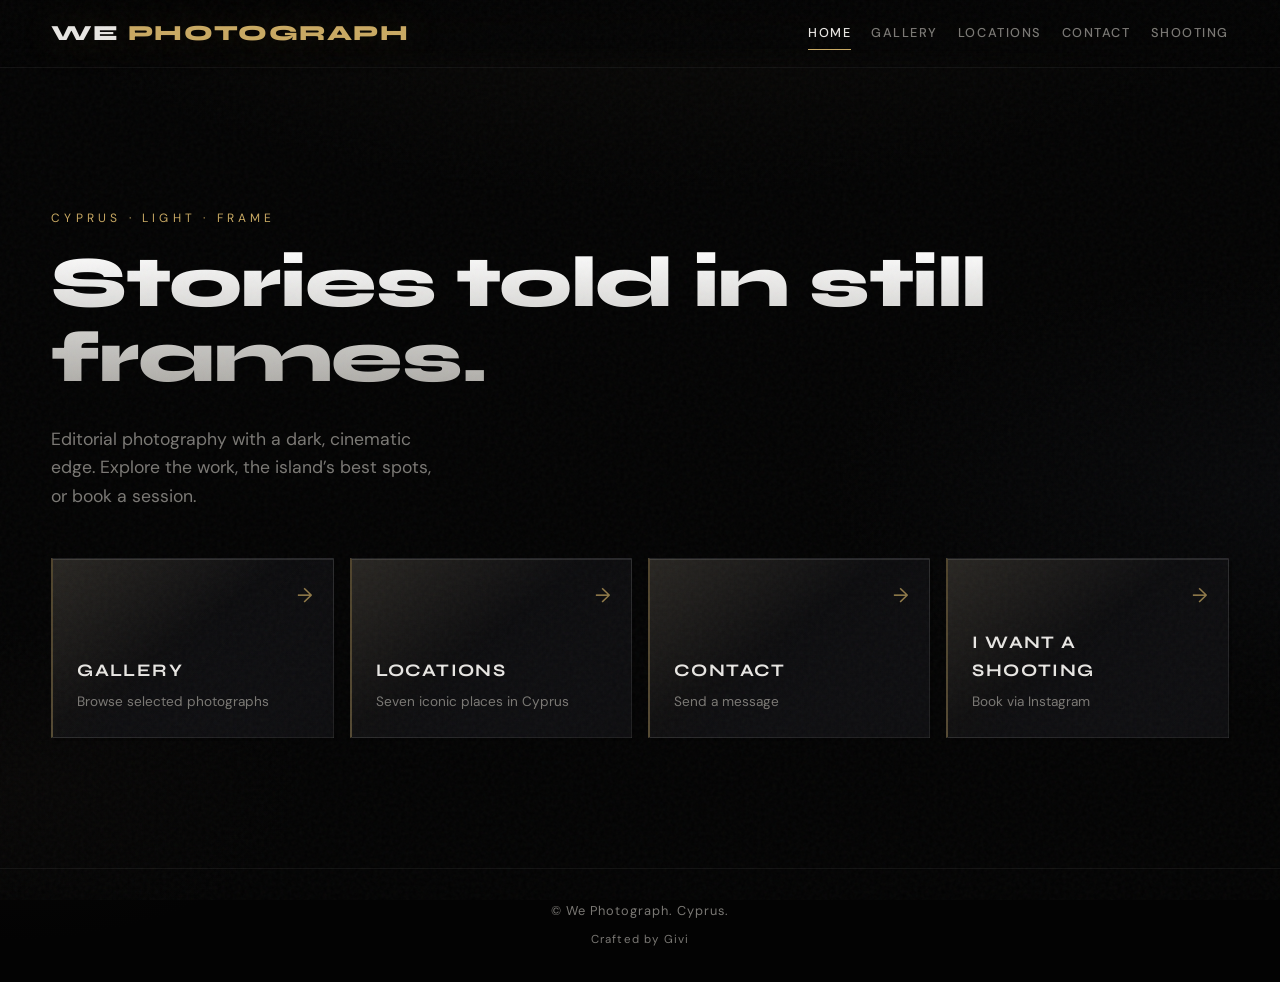
<file: index.html>
<!DOCTYPE html>
<html lang="en">
  <head>
    <meta charset="UTF-8" />
    <meta name="viewport" content="width=device-width, initial-scale=1.0" />
    <meta name="theme-color" content="#030303" />
    <link rel="alternate" hreflang="en" href="https://we-photograph.com/" />
    <link rel="alternate" hreflang="x-default" href="https://we-photograph.com/" />
    <!-- Production: set canonical & OG URLs to your real domain (default: we-photograph.com). -->
    <title>We Photograph | Photography in Cyprus — Editorial &amp; Location Shoots</title>
    <meta
      name="description"
      content="We Photograph — professional photography in Cyprus. Editorial and portrait work across the island; explore the gallery, top shoot locations, and book sessions in Mediterranean light."
    />
    <meta name="robots" content="index, follow" />
    <meta name="author" content="We Photograph" />
    <meta name="geo.region" content="CY" />
    <meta name="geo.placename" content="Cyprus" />
    <link rel="canonical" href="https://we-photograph.com/" />
    <meta property="og:type" content="website" />
    <meta property="og:site_name" content="We Photograph" />
    <meta property="og:title" content="We Photograph | Photography in Cyprus" />
    <meta
      property="og:description"
      content="Professional photography in Cyprus — editorial work, portraits, and location shoots across the island in Mediterranean light."
    />
    <meta property="og:url" content="https://we-photograph.com/" />
    <meta property="og:locale" content="en_CY" />
    <meta property="og:image" content="https://we-photograph.com/locations/petra.jpeg" />
    <meta name="twitter:card" content="summary_large_image" />
    <meta name="twitter:title" content="We Photograph | Photography in Cyprus" />
    <meta
      name="twitter:description"
      content="Professional photography in Cyprus — editorial work, portraits, and location shoots across the island."
    />
    <meta name="twitter:image" content="https://we-photograph.com/locations/petra.jpeg" />
    <script type="application/ld+json">
      {
        "@context": "https://schema.org",
        "@graph": [
          {
            "@type": "Organization",
            "@id": "https://we-photograph.com/#organization",
            "name": "We Photograph",
            "url": "https://we-photograph.com/",
            "description": "Photography and editorial image-making across Cyprus for portraits, sessions, and on-location shoots.",
            "areaServed": { "@type": "Country", "name": "Cyprus" },
            "sameAs": ["https://www.instagram.com/wephotograph/"]
          },
          {
            "@type": "WebSite",
            "@id": "https://we-photograph.com/#website",
            "url": "https://we-photograph.com/",
            "name": "We Photograph",
            "description": "Photography in Cyprus — portfolio, location guides, and bookings.",
            "inLanguage": "en",
            "publisher": { "@id": "https://we-photograph.com/#organization" }
          },
          {
            "@type": "WebPage",
            "@id": "https://we-photograph.com/#home",
            "url": "https://we-photograph.com/",
            "name": "We Photograph | Photography in Cyprus",
            "isPartOf": { "@id": "https://we-photograph.com/#website" },
            "about": { "@type": "Thing", "name": "Photography in Cyprus" },
            "primaryImageOfPage": { "@type": "ImageObject", "url": "https://we-photograph.com/locations/petra.jpeg" }
          }
        ]
      }
    </script>
    <link rel="preconnect" href="https://fonts.googleapis.com" />
    <link rel="preconnect" href="https://fonts.gstatic.com" crossorigin />
    <link
      href="https://fonts.googleapis.com/css2?family=DM+Sans:ital,opsz,wght@0,9..40,400;0,9..40,500;0,9..40,600;1,9..40,400&family=Syne:wght@600;700;800&display=swap"
      rel="stylesheet"
    />
    <link rel="stylesheet" href="css/style.css" />
  </head>
  <body>
    <header class="site-header">
      <div class="header-inner">
        <a href="index.html" class="logo">We <span>Photograph</span></a>
        <nav class="nav-main" aria-label="Primary">
          <a href="index.html" class="active">Home</a>
          <a href="gallery.html">Gallery</a>
          <a href="locations.html">Locations</a>
          <a href="contact.html">Contact</a>
          <a href="shooting.html">Shooting</a>
        </nav>
      </div>
    </header>

    <main class="wrap hero">
      <p class="hero-tag">Cyprus · light · frame</p>
      <h1>Stories told in still frames.</h1>
      <p class="hero-lead">
        Editorial photography with a dark, cinematic edge. Explore the work,
        the island’s best spots, or book a session.
      </p>

      <nav class="nav-tiles" aria-label="Site sections">
        <a class="nav-tile" href="gallery.html">
          <span class="tile-arrow" aria-hidden="true">→</span>
          <h2>Gallery</h2>
          <p>Browse selected photographs</p>
        </a>
        <a class="nav-tile" href="locations.html">
          <span class="tile-arrow" aria-hidden="true">→</span>
          <h2>Locations</h2>
          <p>Seven iconic places in Cyprus</p>
        </a>
        <a class="nav-tile" href="contact.html">
          <span class="tile-arrow" aria-hidden="true">→</span>
          <h2>Contact</h2>
          <p>Send a message</p>
        </a>
        <a class="nav-tile" href="shooting.html">
          <span class="tile-arrow" aria-hidden="true">→</span>
          <h2>I want a shooting</h2>
          <p>Book via Instagram</p>
        </a>
      </nav>
    </main>

    <footer class="site-footer">
      <p>© We Photograph. Cyprus.</p>
      <p class="site-footer__credit">
        Crafted by
        <a href="https://givi.studio/" target="_blank" rel="noopener noreferrer">Givi</a>
      </p>
    </footer>
  </body>
</html>
</file>
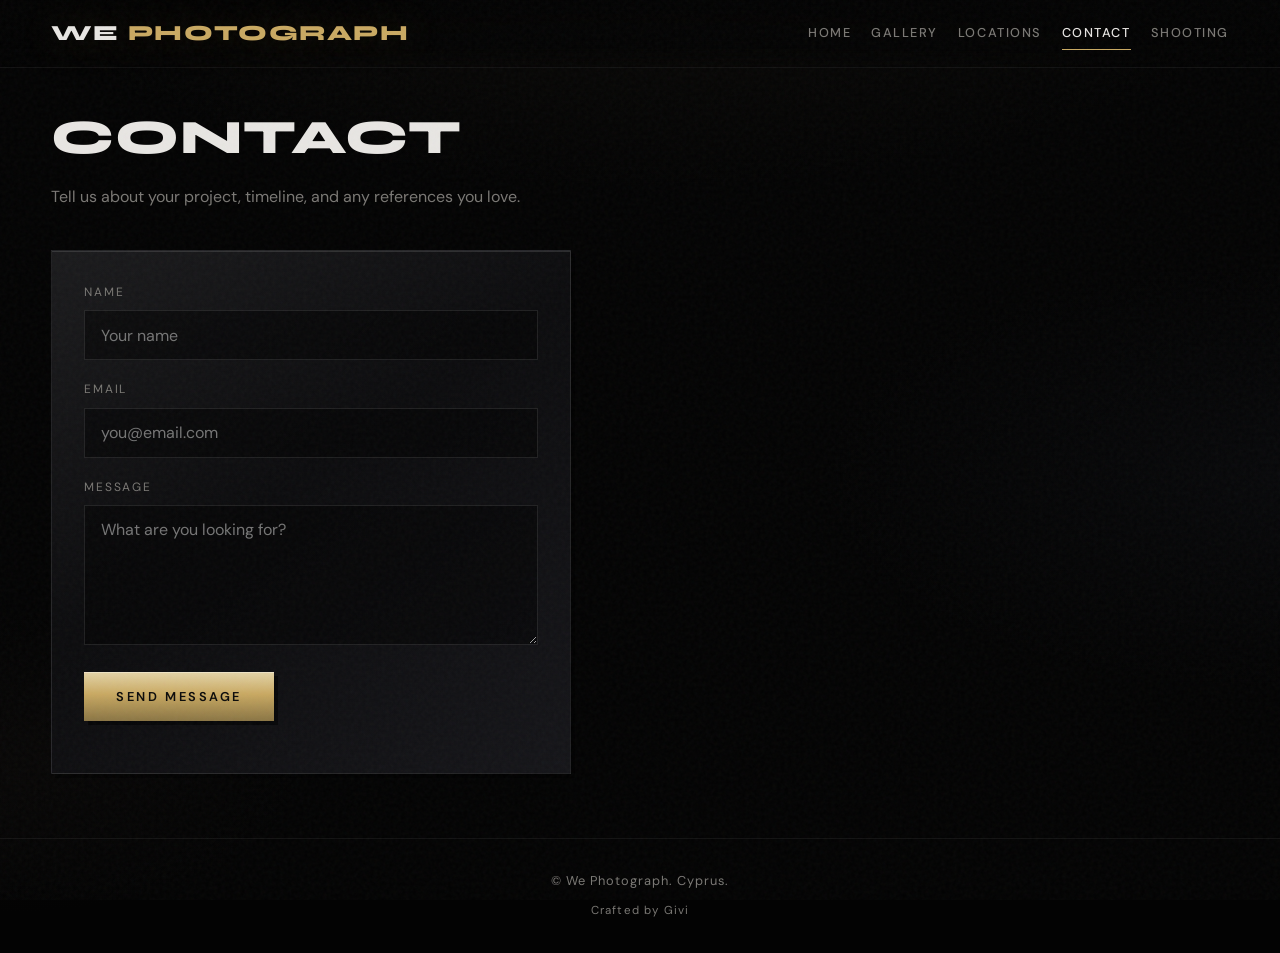
<file: contact.html>
<!DOCTYPE html>
<html lang="en">
  <head>
    <meta charset="UTF-8" />
    <meta name="viewport" content="width=device-width, initial-scale=1.0" />
    <meta name="theme-color" content="#030303" />
    <link rel="alternate" hreflang="en" href="https://we-photograph.com/contact.html" />
    <link rel="alternate" hreflang="x-default" href="https://we-photograph.com/contact.html" />
    <title>Contact | Book a Photographer in Cyprus — We Photograph</title>
    <meta
      name="description"
      content="Contact We Photograph for photography in Cyprus — portraits, editorial shoots, events, and commercial sessions anywhere on the island. Send your brief or timeline."
    />
    <meta name="robots" content="index, follow" />
    <meta name="author" content="We Photograph" />
    <meta name="geo.region" content="CY" />
    <meta name="geo.placename" content="Cyprus" />
    <link rel="canonical" href="https://we-photograph.com/contact.html" />
    <meta property="og:type" content="website" />
    <meta property="og:site_name" content="We Photograph" />
    <meta property="og:title" content="Contact | Photography in Cyprus — We Photograph" />
    <meta
      property="og:description"
      content="Enquire about photography services across Cyprus — sessions, editorial work, and on-location shoots with We Photograph."
    />
    <meta property="og:url" content="https://we-photograph.com/contact.html" />
    <meta property="og:locale" content="en_CY" />
    <meta property="og:image" content="https://we-photograph.com/photoes/1.JPG" />
    <meta name="twitter:card" content="summary_large_image" />
    <meta name="twitter:title" content="Contact | Photography in Cyprus — We Photograph" />
    <meta
      name="twitter:description"
      content="Book or enquire about photography in Cyprus — We Photograph for portraits, editorial, and island-wide shoots."
    />
    <meta name="twitter:image" content="https://we-photograph.com/photoes/1.JPG" />
    <script type="application/ld+json">
      {
        "@context": "https://schema.org",
        "@type": "ContactPage",
        "name": "Contact We Photograph",
        "description": "Enquire about photography commissions and sessions across Cyprus.",
        "url": "https://we-photograph.com/contact.html",
        "isPartOf": { "@type": "WebSite", "name": "We Photograph", "url": "https://we-photograph.com/" },
        "breadcrumb": {
          "@type": "BreadcrumbList",
          "itemListElement": [
            { "@type": "ListItem", "position": 1, "name": "Home", "item": "https://we-photograph.com/" },
            { "@type": "ListItem", "position": 2, "name": "Contact", "item": "https://we-photograph.com/contact.html" }
          ]
        }
      }
    </script>
    <link rel="preconnect" href="https://fonts.googleapis.com" />
    <link rel="preconnect" href="https://fonts.gstatic.com" crossorigin />
    <link
      href="https://fonts.googleapis.com/css2?family=DM+Sans:ital,opsz,wght@0,9..40,400;0,9..40,500;0,9..40,600;1,9..40,400&family=Syne:wght@600;700;800&display=swap"
      rel="stylesheet"
    />
    <link rel="stylesheet" href="css/style.css" />
  </head>
  <body>
    <header class="site-header">
      <div class="header-inner">
        <a href="index.html" class="logo">We <span>Photograph</span></a>
        <nav class="nav-main" aria-label="Primary">
          <a href="index.html">Home</a>
          <a href="gallery.html">Gallery</a>
          <a href="locations.html">Locations</a>
          <a href="contact.html" class="active">Contact</a>
          <a href="shooting.html">Shooting</a>
        </nav>
      </div>
    </header>

    <main class="wrap">
      <header class="page-head">
        <h1>Contact</h1>
        <p>Tell us about your project, timeline, and any references you love.</p>
      </header>

      <div class="panel form-grid panel--pad">
        <div
          id="contact-form-status"
          class="form-status"
          role="status"
          aria-live="polite"
          tabindex="-1"
        ></div>
        <form id="contact-form" action="contact.php" method="POST">
          <div class="form-group">
            <label for="contact-name">Name</label>
            <input id="contact-name" type="text" name="name" required autocomplete="name" placeholder="Your name" />
          </div>
          <div class="form-group">
            <label for="contact-email">Email</label>
            <input id="contact-email" type="email" name="email" required autocomplete="email" placeholder="you@email.com" />
          </div>
          <div class="form-group">
            <label for="contact-message">Message</label>
            <textarea id="contact-message" name="message" required placeholder="What are you looking for?"></textarea>
          </div>
          <div class="form-group honeypot" aria-hidden="true">
            <input type="text" name="phone" tabindex="-1" autocomplete="off" />
          </div>
          <div class="form-group">
            <button type="submit" class="btn">Send message</button>
          </div>
        </form>
      </div>
    </main>

    <footer class="site-footer">
      <p>© We Photograph. Cyprus.</p>
      <p class="site-footer__credit">
        Crafted by
        <a href="https://givi.studio/" target="_blank" rel="noopener noreferrer">Givi</a>
      </p>
    </footer>

    <script src="js/contact.js" defer></script>
  </body>
</html>
</file>
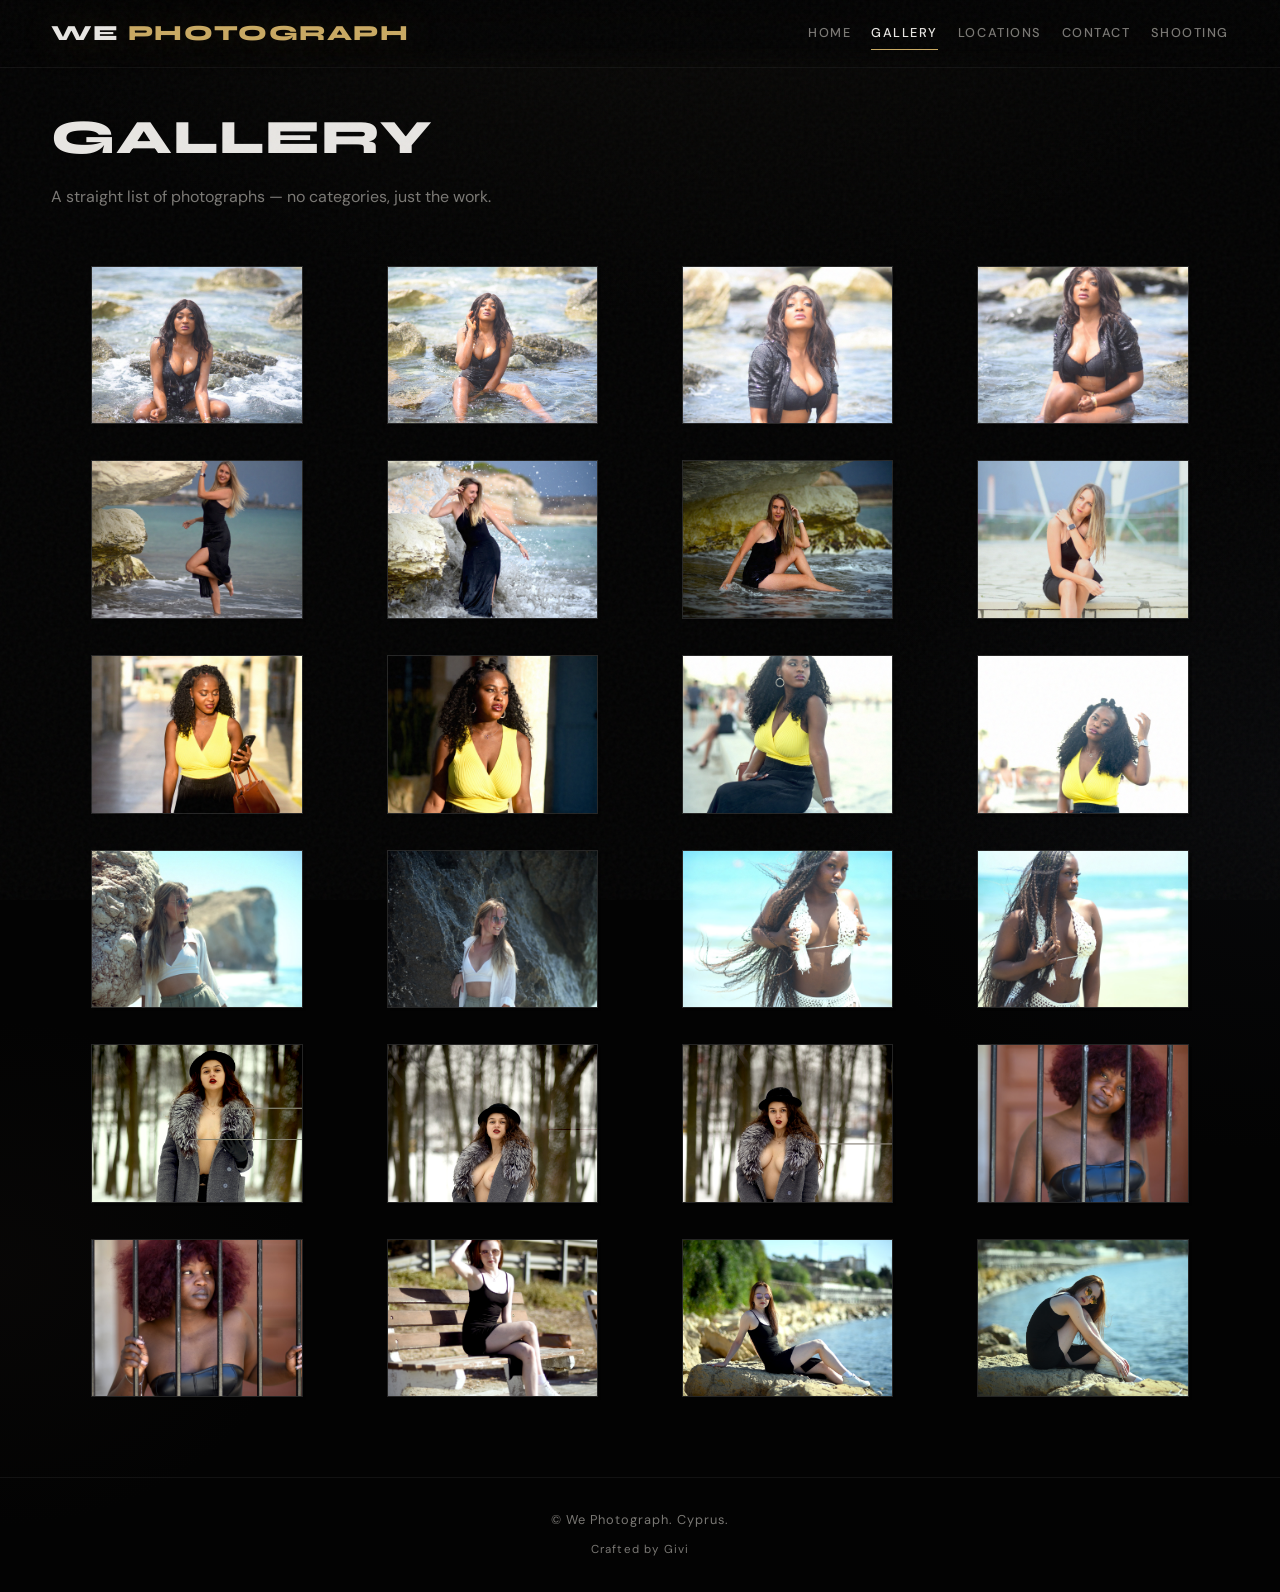
<file: gallery.html>
<!DOCTYPE html>
<html lang="en">
  <head>
    <meta charset="UTF-8" />
    <meta name="viewport" content="width=device-width, initial-scale=1.0" />
    <meta name="theme-color" content="#030303" />
    <link rel="alternate" hreflang="en" href="https://we-photograph.com/gallery.html" />
    <link rel="alternate" hreflang="x-default" href="https://we-photograph.com/gallery.html" />
    <title>Photo Gallery | Cyprus Photography Portfolio — We Photograph</title>
    <meta
      name="description"
      content="Photography gallery from Cyprus: portraits, editorial frames, and coastal and mountain scenes shot in Mediterranean light. Browse We Photograph’s full portfolio."
    />
    <meta name="robots" content="index, follow" />
    <meta name="author" content="We Photograph" />
    <meta name="geo.region" content="CY" />
    <meta name="geo.placename" content="Cyprus" />
    <link rel="canonical" href="https://we-photograph.com/gallery.html" />
    <meta property="og:type" content="website" />
    <meta property="og:site_name" content="We Photograph" />
    <meta property="og:title" content="Photo Gallery | Cyprus Photography — We Photograph" />
    <meta
      property="og:description"
      content="Browse photography from Cyprus: portraits and landscapes across the island — We Photograph portfolio in natural Mediterranean light."
    />
    <meta property="og:url" content="https://we-photograph.com/gallery.html" />
    <meta property="og:locale" content="en_CY" />
    <meta property="og:image" content="https://we-photograph.com/photoes/1.JPG" />
    <meta name="twitter:card" content="summary_large_image" />
    <meta name="twitter:title" content="Photo Gallery | Cyprus Photography — We Photograph" />
    <meta
      name="twitter:description"
      content="Photography gallery from Cyprus — portraits, editorial work, and island landscapes by We Photograph."
    />
    <meta name="twitter:image" content="https://we-photograph.com/photoes/1.JPG" />
    <script type="application/ld+json">
      {
        "@context": "https://schema.org",
        "@type": "CollectionPage",
        "name": "Photography gallery | Cyprus",
        "description": "Portfolio of photography shot across Cyprus — portraits, editorial, and location work by We Photograph.",
        "url": "https://we-photograph.com/gallery.html",
        "isPartOf": { "@type": "WebSite", "name": "We Photograph", "url": "https://we-photograph.com/" },
        "about": { "@type": "Place", "name": "Cyprus" },
        "breadcrumb": {
          "@type": "BreadcrumbList",
          "itemListElement": [
            { "@type": "ListItem", "position": 1, "name": "Home", "item": "https://we-photograph.com/" },
            { "@type": "ListItem", "position": 2, "name": "Gallery", "item": "https://we-photograph.com/gallery.html" }
          ]
        }
      }
    </script>
    <link rel="preconnect" href="https://fonts.googleapis.com" />
    <link rel="preconnect" href="https://fonts.gstatic.com" crossorigin />
    <link
      href="https://fonts.googleapis.com/css2?family=DM+Sans:ital,opsz,wght@0,9..40,400;0,9..40,500;0,9..40,600;1,9..40,400&family=Syne:wght@600;700;800&display=swap"
      rel="stylesheet"
    />
    <link rel="stylesheet" href="css/style.css" />
  </head>
  <body>
    <header class="site-header">
      <div class="header-inner">
        <a href="index.html" class="logo">We <span>Photograph</span></a>
        <nav class="nav-main" aria-label="Primary">
          <a href="index.html">Home</a>
          <a href="gallery.html" class="active">Gallery</a>
          <a href="locations.html">Locations</a>
          <a href="contact.html">Contact</a>
          <a href="shooting.html">Shooting</a>
        </nav>
      </div>
    </header>

    <main class="wrap">
      <header class="page-head">
        <h1>Gallery</h1>
        <p>A straight list of photographs — no categories, just the work.</p>
      </header>

      <div class="gallery-grid">

        <figure class="gallery-item">
          <button type="button" class="gallery-item__trigger" aria-label="Enlarge: 3">
            <img src="photoes/3.JPG" alt="3" loading="lazy" />
          </button>
        </figure>
        <figure class="gallery-item">
          <button type="button" class="gallery-item__trigger" aria-label="Enlarge: 4">
            <img src="photoes/4.JPG" alt="4" loading="lazy" />
          </button>
        </figure>

        <figure class="gallery-item">
          <button type="button" class="gallery-item__trigger" aria-label="Enlarge: 1">
            <img src="photoes/1.JPG" alt="1" loading="lazy" />
          </button>
        </figure>
        <figure class="gallery-item">
          <button type="button" class="gallery-item__trigger" aria-label="Enlarge: 2">
            <img src="photoes/2.JPG" alt="2" loading="lazy" />
          </button>
        </figure>

        <figure class="gallery-item">
          <button type="button" class="gallery-item__trigger" aria-label="Enlarge: g 2">
            <img src="photoes/g_2.jpeg" alt="g 2" loading="lazy" />
          </button>
        </figure>
        <figure class="gallery-item">
          <button type="button" class="gallery-item__trigger" aria-label="Enlarge: g 3">
            <img src="photoes/g_3.jpeg" alt="g 3" loading="lazy" />
          </button>
        </figure>
        <figure class="gallery-item">
          <button type="button" class="gallery-item__trigger" aria-label="Enlarge: g 4">
            <img src="photoes/g_4.jpeg" alt="g 4" loading="lazy" />
          </button>
        </figure>
        <figure class="gallery-item">
          <button type="button" class="gallery-item__trigger" aria-label="Enlarge: g 5">
            <img src="photoes/g_5.jpeg" alt="g 5" loading="lazy" />
          </button>
        </figure>


        <figure class="gallery-item">
          <button type="button" class="gallery-item__trigger" aria-label="Enlarge: g 5">
            <img src="photoes/la4.jpg" alt="g 5" loading="lazy" />
          </button>
        </figure>

        <figure class="gallery-item">
          <button type="button" class="gallery-item__trigger" aria-label="Enlarge: g 5">
            <img src="photoes/la2.jpg" alt="g 5" loading="lazy" />
          </button>
        </figure>

        <figure class="gallery-item">
          <button type="button" class="gallery-item__trigger" aria-label="Enlarge: g 5">
            <img src="photoes/la3.jpg" alt="g 5" loading="lazy" />
          </button>
        </figure>

        <figure class="gallery-item gallery-item--top">
          <button type="button" class="gallery-item__trigger" aria-label="Enlarge: g 5">
            <img src="photoes/la5.jpg" alt="g 5" loading="lazy" />
          </button>
        </figure>

        <figure class="gallery-item gallery-item--top">
          <button type="button" class="gallery-item__trigger" aria-label="Enlarge: g 5">
            <img src="photoes/ga11.jpg" alt="g 5" loading="lazy" />
          </button>
        </figure>

        <figure class="gallery-item gallery-item--top">
          <button type="button" class="gallery-item__trigger" aria-label="Enlarge: g 5">
            <img src="photoes/ga12.jpg" alt="g 5" loading="lazy" />
          </button>
        </figure>

        <figure class="gallery-item">
          <button type="button" class="gallery-item__trigger" aria-label="Enlarge: t 1">
            <img src="photoes/t_1.jpeg" alt="t 1" loading="lazy" />
          </button>
        </figure>
        <figure class="gallery-item">
          <button type="button" class="gallery-item__trigger" aria-label="Enlarge: t 2">
            <img src="photoes/t_2.jpeg" alt="t 2" loading="lazy" />
          </button>
        </figure>
        <figure class="gallery-item gallery-item--top">
          <button type="button" class="gallery-item__trigger" aria-label="Enlarge: karina1">
            <img src="photoes/karina1.jpeg" alt="karina1" loading="lazy" />
          </button>
        </figure>
        <figure class="gallery-item gallery-item--top">
          <button type="button" class="gallery-item__trigger" aria-label="Enlarge: karina2">
            <img src="photoes/karina2.jpeg" alt="karina2" loading="lazy" />
          </button>
        </figure>
        <figure class="gallery-item gallery-item--top">
          <button type="button" class="gallery-item__trigger" aria-label="Enlarge: karina3">
            <img src="photoes/karina3.jpeg" alt="karina3" loading="lazy" />
          </button>
        </figure>
        <figure class="gallery-item">
          <button type="button" class="gallery-item__trigger" aria-label="Enlarge: tt 1">
            <img src="photoes/tt_1.jpeg" alt="tt 1" loading="lazy" />
          </button>
        </figure>
        <figure class="gallery-item">
          <button type="button" class="gallery-item__trigger" aria-label="Enlarge: tt 2">
            <img src="photoes/tt_2.jpeg" alt="tt 2" loading="lazy" />
          </button>
        </figure>
        <figure class="gallery-item">
          <button type="button" class="gallery-item__trigger" aria-label="Enlarge: va 1">
            <img src="photoes/va_1.jpeg" alt="va 1" loading="lazy" />
          </button>
        </figure>
        <figure class="gallery-item">
          <button type="button" class="gallery-item__trigger" aria-label="Enlarge: va 2">
            <img src="photoes/va_2.jpeg" alt="va 2" loading="lazy" />
          </button>
        </figure>
        <figure class="gallery-item">
          <button type="button" class="gallery-item__trigger" aria-label="Enlarge: va 3">
            <img src="photoes/va_3.jpeg" alt="va 3" loading="lazy" />
          </button>
        </figure>
      </div>
    </main>

    <div
      id="gallery-lightbox"
      class="lightbox"
      role="dialog"
      aria-modal="true"
      aria-label="Enlarged photograph"
      hidden
    >
      <button type="button" class="lightbox__backdrop" aria-label="Close"></button>
      <button type="button" class="lightbox__arrow lightbox__arrow--prev" aria-label="Previous image">
        <svg width="28" height="28" viewBox="0 0 24 24" aria-hidden="true">
          <path
            fill="none"
            stroke="currentColor"
            stroke-width="1.75"
            stroke-linecap="square"
            d="M14 6L8 12l6 6"
          />
        </svg>
      </button>
      <button type="button" class="lightbox__arrow lightbox__arrow--next" aria-label="Next image">
        <svg width="28" height="28" viewBox="0 0 24 24" aria-hidden="true">
          <path
            fill="none"
            stroke="currentColor"
            stroke-width="1.75"
            stroke-linecap="square"
            d="M10 6l6 6-6 6"
          />
        </svg>
      </button>
      <figure class="lightbox__frame" aria-live="polite">
        <button type="button" class="lightbox__close">Close</button>
        <img
          class="lightbox__img"
          src="[data-uri]"
          alt=""
        />
      </figure>
    </div>

    <footer class="site-footer">
      <p>© We Photograph. Cyprus.</p>
      <p class="site-footer__credit">
        Crafted by
        <a href="https://givi.studio/" target="_blank" rel="noopener noreferrer">Givi</a>
      </p>
    </footer>

    <script src="js/gallery.js" defer></script>
  </body>
</html>
</file>
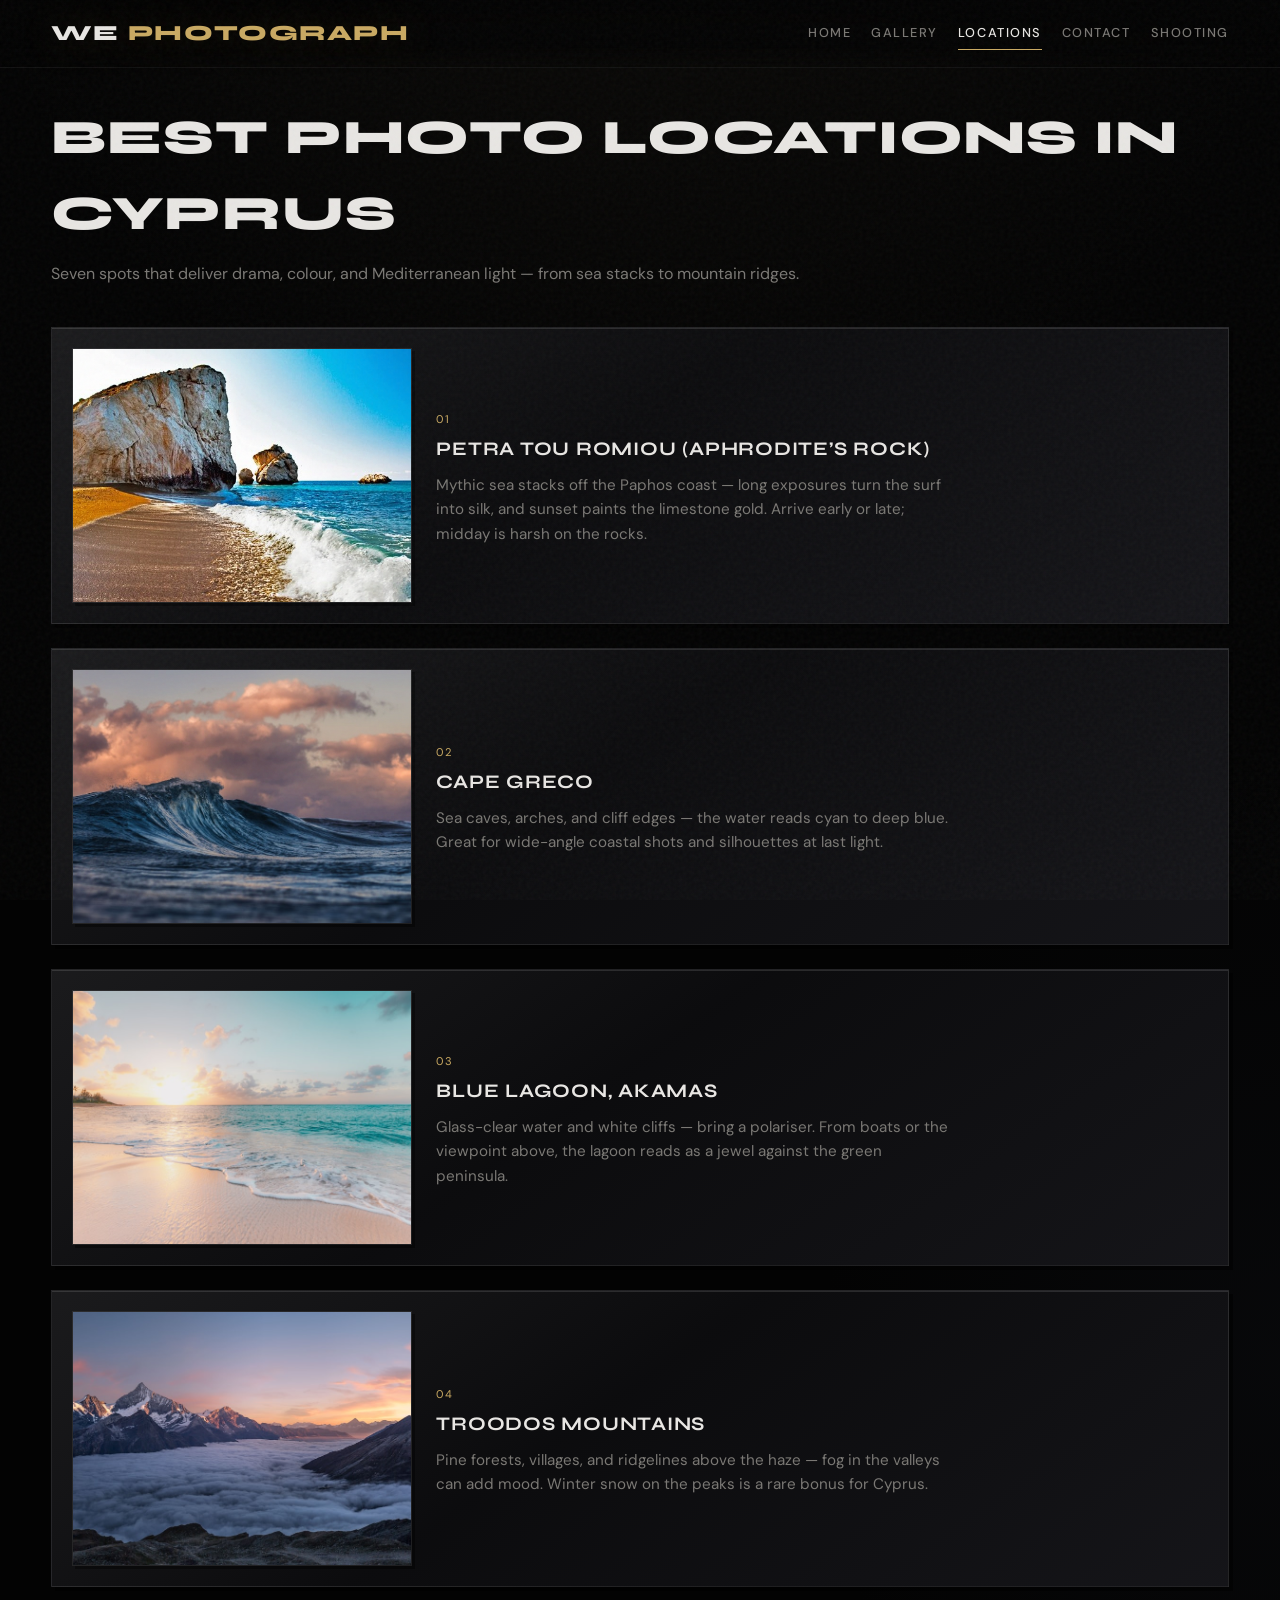
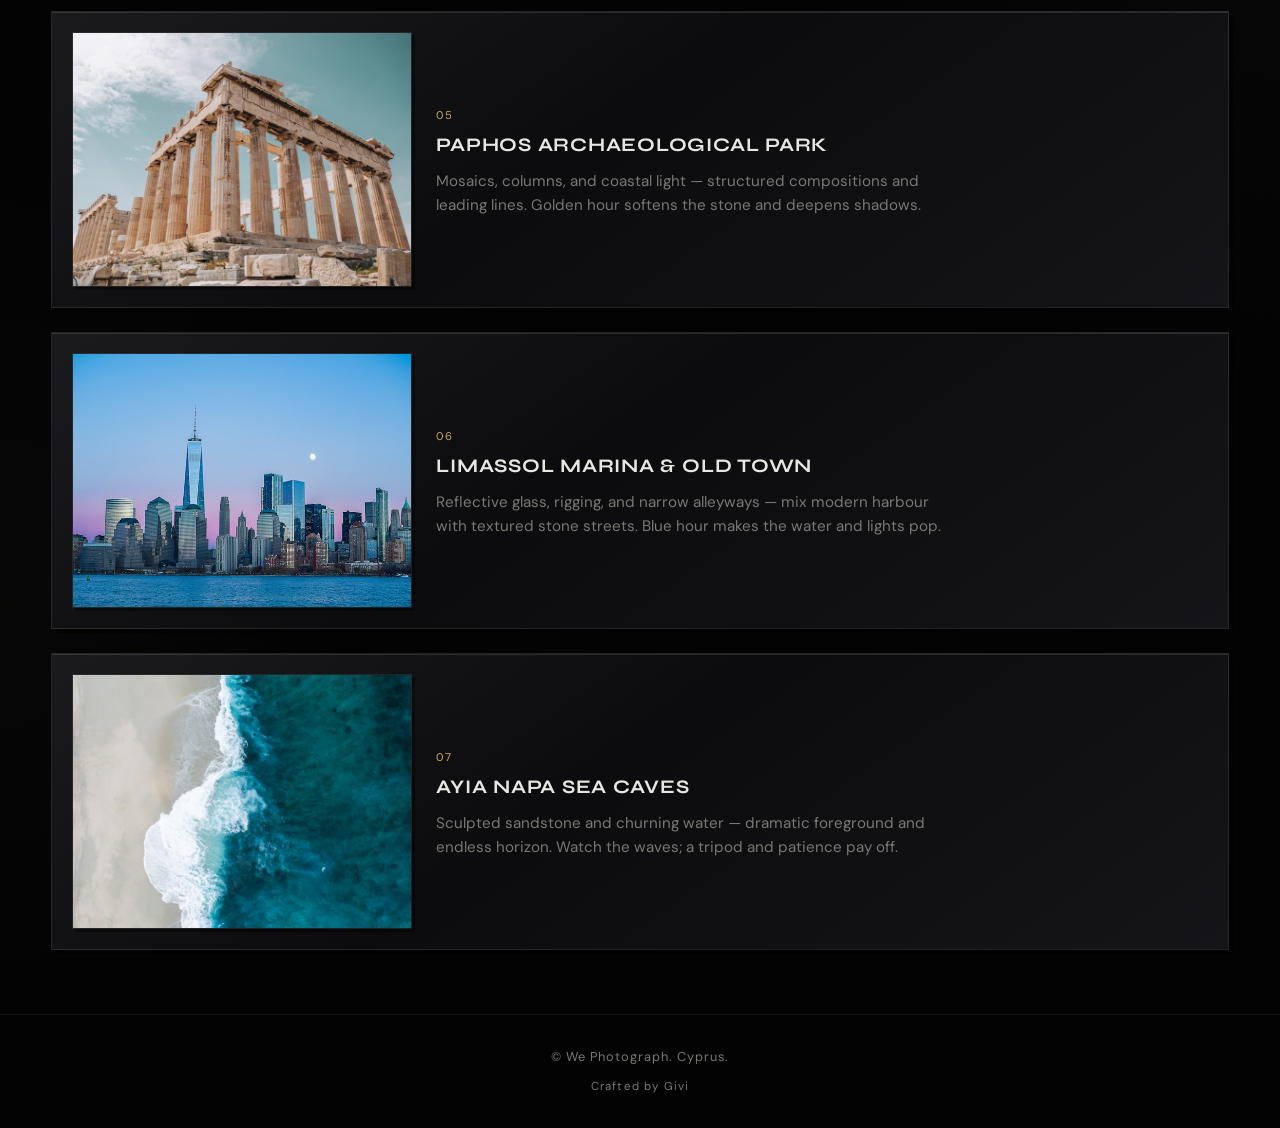
<file: locations.html>
<!DOCTYPE html>
<html lang="en">
  <head>
    <meta charset="UTF-8" />
    <meta name="viewport" content="width=device-width, initial-scale=1.0" />
    <meta name="theme-color" content="#030303" />
    <link rel="alternate" hreflang="en" href="https://we-photograph.com/locations.html" />
    <link rel="alternate" hreflang="x-default" href="https://we-photograph.com/locations.html" />
    <title>Best Photo Locations in Cyprus | Shoot &amp; Landscape Spots — We Photograph</title>
    <meta
      name="description"
      content="Top photography locations in Cyprus: Aphrodite’s Rock, Cape Greco, Akamas, Troodos, Paphos, Limassol &amp; Ayia Napa sea caves — tips for shoots and landscape photos."
    />
    <meta name="robots" content="index, follow" />
    <meta name="author" content="We Photograph" />
    <meta name="geo.region" content="CY" />
    <meta name="geo.placename" content="Cyprus" />
    <link rel="canonical" href="https://we-photograph.com/locations.html" />
    <meta property="og:type" content="article" />
    <meta property="og:site_name" content="We Photograph" />
    <meta property="og:title" content="Best photo locations in Cyprus | We Photograph" />
    <meta
      property="og:description"
      content="Where to photograph in Cyprus — coast, mountains, and historic sites for portraits and landscapes, with practical tips for light and timing."
    />
    <meta property="og:url" content="https://we-photograph.com/locations.html" />
    <meta property="og:locale" content="en_CY" />
    <meta property="og:image" content="https://we-photograph.com/locations/petra.jpeg" />
    <meta name="twitter:card" content="summary_large_image" />
    <meta name="twitter:title" content="Best photo locations in Cyprus | We Photograph" />
    <meta
      name="twitter:description"
      content="Seven standout photography spots across Cyprus for shoots and landscapes — from the coast to the Troodos mountains."
    />
    <meta name="twitter:image" content="https://we-photograph.com/locations/petra.jpeg" />
    <script type="application/ld+json">
      {
        "@context": "https://schema.org",
        "@type": "Article",
        "headline": "Best photography locations in Cyprus",
        "description": "Guide to standout shoot and landscape photography locations across Cyprus, from coastal icons to mountain light.",
        "url": "https://we-photograph.com/locations.html",
        "isPartOf": { "@type": "WebSite", "name": "We Photograph", "url": "https://we-photograph.com/" },
        "about": { "@type": "Place", "name": "Cyprus" },
        "breadcrumb": {
          "@type": "BreadcrumbList",
          "itemListElement": [
            { "@type": "ListItem", "position": 1, "name": "Home", "item": "https://we-photograph.com/" },
            { "@type": "ListItem", "position": 2, "name": "Locations", "item": "https://we-photograph.com/locations.html" }
          ]
        }
      }
    </script>
    <link rel="preconnect" href="https://fonts.googleapis.com" />
    <link rel="preconnect" href="https://fonts.gstatic.com" crossorigin />
    <link
      href="https://fonts.googleapis.com/css2?family=DM+Sans:ital,opsz,wght@0,9..40,400;0,9..40,500;0,9..40,600;1,9..40,400&family=Syne:wght@600;700;800&display=swap"
      rel="stylesheet"
    />
    <link rel="stylesheet" href="css/style.css" />
  </head>
  <body>
    <header class="site-header">
      <div class="header-inner">
        <a href="index.html" class="logo">We <span>Photograph</span></a>
        <nav class="nav-main" aria-label="Primary">
          <a href="index.html">Home</a>
          <a href="gallery.html">Gallery</a>
          <a href="locations.html" class="active">Locations</a>
          <a href="contact.html">Contact</a>
          <a href="shooting.html">Shooting</a>
        </nav>
      </div>
    </header>

    <main class="wrap">
      <header class="page-head">
        <h1>Best photo locations in Cyprus</h1>
        <p>Seven spots that deliver drama, colour, and Mediterranean light — from sea stacks to mountain ridges.</p>
      </header>

      <div class="locations-list">
        <article class="panel location-card">
          <div class="thumb">
            <img
              src="/locations/petra.jpeg"
              alt="Sea stack and coastline at Petra tou Romiou"
              loading="lazy"
              width="800"
              height="600"
            />
          </div>
          <div>
            <span class="location-num">01</span>
            <h2>Petra tou Romiou (Aphrodite’s Rock)</h2>
            <p>
              Mythic sea stacks off the Paphos coast — long exposures turn the surf into silk, and sunset paints the
              limestone gold. Arrive early or late; midday is harsh on the rocks.
            </p>
          </div>
        </article>

        <article class="panel location-card">
          <div class="thumb">
            <img
              src="/locations/photo-1559827260-dc66d52bef19.jpeg"
              alt="Cliffs and turquoise sea"
              loading="lazy"
              width="800"
              height="600"
            />
          </div>
          <div>
            <span class="location-num">02</span>
            <h2>Cape Greco</h2>
            <p>
              Sea caves, arches, and cliff edges — the water reads cyan to deep blue. Great for wide-angle coastal
              shots and silhouettes at last light.
            </p>
          </div>
        </article>

        <article class="panel location-card">
          <div class="thumb">
            <img
              src="/locations/photo-1507525428034-b723cf961d3e.jpeg"
              alt="Turquoise bay and beach"
              loading="lazy"
              width="800"
              height="600"
            />
          </div>
          <div>
            <span class="location-num">03</span>
            <h2>Blue Lagoon, Akamas</h2>
            <p>
              Glass-clear water and white cliffs — bring a polariser. From boats or the viewpoint above, the lagoon
              reads as a jewel against the green peninsula.
            </p>
          </div>
        </article>

        <article class="panel location-card">
          <div class="thumb">
            <img
              src="/locations/photo-1506905925346-21bda4d32df4.jpeg"
              alt="Mountain peaks and clouds"
              loading="lazy"
              width="800"
              height="600"
            />
          </div>
          <div>
            <span class="location-num">04</span>
            <h2>Troodos Mountains</h2>
            <p>
              Pine forests, villages, and ridgelines above the haze — fog in the valleys can add mood. Winter snow on
              the peaks is a rare bonus for Cyprus.
            </p>
          </div>
        </article>

        <article class="panel location-card">
          <div class="thumb">
            <img
              src="/locations/photo-1555993539-1732b0258235.jpeg"
              alt="Ancient stone columns"
              loading="lazy"
              width="800"
              height="600"
            />
          </div>
          <div>
            <span class="location-num">05</span>
            <h2>Paphos Archaeological Park</h2>
            <p>
              Mosaics, columns, and coastal light — structured compositions and leading lines. Golden hour softens the
              stone and deepens shadows.
            </p>
          </div>
        </article>

        <article class="panel location-card">
          <div class="thumb">
            <img
              src="/locations/photo-1514565131-fce0801e5785.jpeg"
              alt="Marina with yachts at dusk"
              loading="lazy"
              width="800"
              height="600"
            />
          </div>
          <div>
            <span class="location-num">06</span>
            <h2>Limassol Marina &amp; old town</h2>
            <p>
              Reflective glass, rigging, and narrow alleyways — mix modern harbour with textured stone streets. Blue
              hour makes the water and lights pop.
            </p>
          </div>
        </article>

        <article class="panel location-card">
          <div class="thumb">
            <img
              src="/locations/photo-1505142468610-359e7d316be0.jpeg"
              alt="Rocky coastline and sea"
              loading="lazy"
              width="800"
              height="600"
            />
          </div>
          <div>
            <span class="location-num">07</span>
            <h2>Ayia Napa sea caves</h2>
            <p>
              Sculpted sandstone and churning water — dramatic foreground and endless horizon. Watch the waves; a tripod
              and patience pay off.
            </p>
          </div>
        </article>
      </div>
    </main>

    <footer class="site-footer">
      <p>© We Photograph. Cyprus.</p>
      <p class="site-footer__credit">
        Crafted by
        <a href="https://givi.studio/" target="_blank" rel="noopener noreferrer">Givi</a>
      </p>
    </footer>
  </body>
</html>
</file>
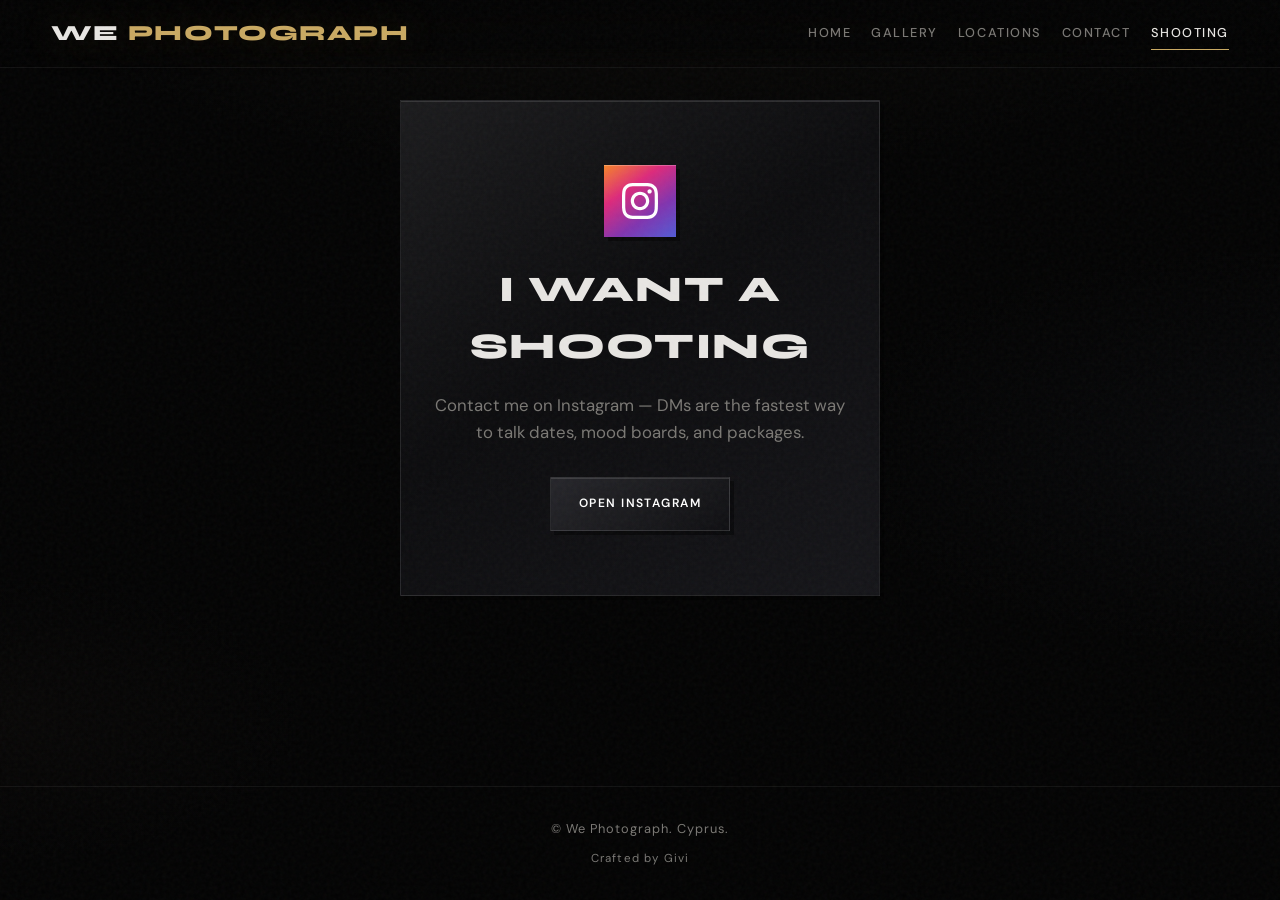
<file: shooting.html>
<!DOCTYPE html>
<html lang="en">
  <head>
    <meta charset="UTF-8" />
    <meta name="viewport" content="width=device-width, initial-scale=1.0" />
    <meta name="theme-color" content="#030303" />
    <link rel="alternate" hreflang="en" href="https://we-photograph.com/shooting.html" />
    <link rel="alternate" hreflang="x-default" href="https://we-photograph.com/shooting.html" />
    <title>Book a Photography Shoot in Cyprus — We Photograph</title>
    <meta
      name="description"
      content="Book a photography shoot in Cyprus with We Photograph. Reach us on Instagram to plan your session, mood board, and packages — portraits and on-location work island-wide."
    />
    <meta name="robots" content="index, follow" />
    <meta name="author" content="We Photograph" />
    <meta name="geo.region" content="CY" />
    <meta name="geo.placename" content="Cyprus" />
    <link rel="canonical" href="https://we-photograph.com/shooting.html" />
    <meta property="og:type" content="website" />
    <meta property="og:site_name" content="We Photograph" />
    <meta property="og:title" content="Book a shoot | Photography in Cyprus — We Photograph" />
    <meta
      property="og:description"
      content="Plan a photography session in Cyprus via Instagram — We Photograph for editorial and portrait shoots across the island."
    />
    <meta property="og:url" content="https://we-photograph.com/shooting.html" />
    <meta property="og:locale" content="en_CY" />
    <meta property="og:image" content="https://we-photograph.com/photoes/1.JPG" />
    <meta name="twitter:card" content="summary_large_image" />
    <meta name="twitter:title" content="Book a shoot | Photography in Cyprus — We Photograph" />
    <meta
      name="twitter:description"
      content="Book a Cyprus photography session with We Photograph — connect on Instagram for dates, ideas, and packages."
    />
    <meta name="twitter:image" content="https://we-photograph.com/photoes/1.JPG" />
    <script type="application/ld+json">
      {
        "@context": "https://schema.org",
        "@type": "WebPage",
        "name": "Book a photography shoot in Cyprus",
        "description": "How to book We Photograph for sessions and shoots across Cyprus via Instagram.",
        "url": "https://we-photograph.com/shooting.html",
        "isPartOf": { "@type": "WebSite", "name": "We Photograph", "url": "https://we-photograph.com/" },
        "breadcrumb": {
          "@type": "BreadcrumbList",
          "itemListElement": [
            { "@type": "ListItem", "position": 1, "name": "Home", "item": "https://we-photograph.com/" },
            { "@type": "ListItem", "position": 2, "name": "Book a shoot", "item": "https://we-photograph.com/shooting.html" }
          ]
        }
      }
    </script>
    <link rel="preconnect" href="https://fonts.googleapis.com" />
    <link rel="preconnect" href="https://fonts.gstatic.com" crossorigin />
    <link
      href="https://fonts.googleapis.com/css2?family=DM+Sans:ital,opsz,wght@0,9..40,400;0,9..40,500;0,9..40,600;1,9..40,400&family=Syne:wght@600;700;800&display=swap"
      rel="stylesheet"
    />
    <link rel="stylesheet" href="css/style.css" />
  </head>
  <body>
    <header class="site-header">
      <div class="header-inner">
        <a href="index.html" class="logo">We <span>Photograph</span></a>
        <nav class="nav-main" aria-label="Primary">
          <a href="index.html">Home</a>
          <a href="gallery.html">Gallery</a>
          <a href="locations.html">Locations</a>
          <a href="contact.html">Contact</a>
          <a href="shooting.html" class="active">Shooting</a>
        </nav>
      </div>
    </header>

    <main class="wrap">
      <div class="panel shooting-block">
        <div class="ig-icon" aria-hidden="true">
          <svg viewBox="0 0 24 24" role="img" aria-label="Instagram">
            <path
              d="M12 2.163c3.204 0 3.584.012 4.85.07 3.252.148 4.771 1.691 4.919 4.919.058 1.265.069 1.645.069 4.849 0 3.205-.012 3.584-.069 4.849-.149 3.225-1.664 4.771-4.919 4.919-1.266.058-1.644.07-4.85.07-3.204 0-3.584-.012-4.849-.07-3.26-.149-4.771-1.699-4.919-4.92-.058-1.265-.07-1.644-.07-4.849 0-3.204.013-3.583.07-4.849.149-3.227 1.664-4.771 4.919-4.919 1.266-.057 1.645-.069 4.849-.069zm0-2.163c-3.259 0-3.667.014-4.947.072-4.358.2-6.78 2.618-6.98 6.98-.059 1.281-.073 1.689-.073 4.948 0 3.259.014 3.668.072 4.948.2 4.358 2.618 6.78 6.98 6.98 1.281.058 1.689.072 4.948.072 3.259 0 3.668-.014 4.948-.072 4.354-.2 6.782-2.618 6.979-6.98.059-1.28.073-1.689.073-4.948 0-3.259-.014-3.667-.072-4.947-.196-4.354-2.617-6.78-6.979-6.98-1.281-.059-1.69-.073-4.949-.073zm0 5.838c-3.403 0-6.162 2.759-6.162 6.162s2.759 6.163 6.162 6.163 6.162-2.759 6.162-6.163c0-3.403-2.759-6.162-6.162-6.162zm0 10.162c-2.209 0-4-1.79-4-4 0-2.209 1.791-4 4-4s4 1.791 4 4c0 2.21-1.791 4-4 4zm6.406-11.845c-.796 0-1.441.645-1.441 1.44s.645 1.44 1.441 1.44c.795 0 1.439-.645 1.439-1.44s-.644-1.44-1.439-1.44z"
            />
          </svg>
        </div>
        <h1>I want a shooting</h1>
        <p>Contact me on Instagram — DMs are the fastest way to talk dates, mood boards, and packages.</p>
        <a
          class="btn-ig"
          href="https://www.instagram.com/wephotograph1"
          target="_blank"
          rel="noopener noreferrer"
        >
          Open Instagram
        </a>
      </div>
    </main>

    <footer class="site-footer">
      <p>© We Photograph. Cyprus.</p>
      <p class="site-footer__credit">
        Crafted by
        <a href="https://givi.studio/" target="_blank" rel="noopener noreferrer">Givi</a>
      </p>
    </footer>
  </body>
</html>
</file>
<file: css/style.css>
/* We Photograph — black glossy theme */

:root {
  --bg-deep: #030303;
  --bg-panel: linear-gradient(
    145deg,
    rgba(28, 28, 30, 0.95) 0%,
    rgba(12, 12, 14, 0.98) 45%,
    rgba(22, 22, 26, 0.95) 100%
  );
  --gloss-top: rgba(255, 255, 255, 0.12);
  --gloss-edge: rgba(255, 255, 255, 0.06);
  --accent: #c9a962;
  --accent-dim: #8a7544;
  --text: #e8e6e3;
  --text-muted: #7a7874;
  /* content blocks: square, sharp */
  --radius: 0;
  --font-display: "Syne", system-ui, sans-serif;
  --font-body: "DM Sans", system-ui, sans-serif;
}

*,
*::before,
*::after {
  box-sizing: border-box;
}

html {
  scroll-behavior: smooth;
}

body {
  margin: 0;
  min-height: 100vh;
  display: flex;
  flex-direction: column;
  font-family: var(--font-body);
  font-size: 1rem;
  line-height: 1.6;
  color: var(--text);
  background: var(--bg-deep);
  background-image:
    radial-gradient(ellipse 120% 80% at 50% -20%, rgba(80, 70, 50, 0.15), transparent 50%),
    radial-gradient(ellipse 80% 50% at 100% 50%, rgba(40, 45, 60, 0.12), transparent 45%),
    radial-gradient(ellipse 60% 40% at 0% 80%, rgba(50, 40, 35, 0.1), transparent 40%);
}

/* subtle film grain */
body::before {
  content: "";
  position: fixed;
  inset: 0;
  pointer-events: none;
  opacity: 0.04;
  background-image: url("data:image/svg+xml,%3Csvg viewBox='0 0 256 256' xmlns='http://www.w3.org/2000/svg'%3E%3Cfilter id='n'%3E%3CfeTurbulence type='fractalNoise' baseFrequency='0.9' numOctaves='4' stitchTiles='stitch'/%3E%3C/filter%3E%3Crect width='100%25' height='100%25' filter='url(%23n)'/%3E%3C/svg%3E");
  z-index: 9999;
}

a {
  color: var(--accent);
  text-decoration: none;
  transition: color 0.2s ease, opacity 0.2s ease;
}

a:hover {
  color: #e4d4a8;
}

img {
  max-width: 100%;
  height: auto;
  display: block;
}

/* ——— Layout ——— */
main {
  flex: 1;
}

.wrap {
  width: min(1200px, 92vw);
  margin-inline: auto;
  padding-block: 2rem 4rem;
}

/* ——— Header ——— */
.site-header {
  position: sticky;
  top: 0;
  z-index: 100;
  padding: 1rem 0;
  backdrop-filter: blur(16px);
  background: linear-gradient(
    to bottom,
    rgba(3, 3, 3, 0.92) 0%,
    rgba(3, 3, 3, 0.75) 70%,
    transparent 100%
  );
  border-bottom: 1px solid var(--gloss-edge);
}

.header-inner {
  width: min(1200px, 92vw);
  margin-inline: auto;
  display: flex;
  align-items: center;
  justify-content: space-between;
  gap: 1rem;
}

.logo {
  font-family: var(--font-display);
  font-weight: 800;
  font-size: clamp(1.1rem, 2.5vw, 1.35rem);
  letter-spacing: 0.06em;
  text-transform: uppercase;
  color: var(--text);
  text-shadow: 0 0 40px rgba(201, 169, 98, 0.25);
}

.logo span {
  color: var(--accent);
}

.nav-main {
  display: flex;
  flex-wrap: wrap;
  gap: 0.35rem 1.25rem;
  justify-content: flex-end;
}

.nav-main a {
  font-size: 0.8rem;
  font-weight: 500;
  letter-spacing: 0.12em;
  text-transform: uppercase;
  color: var(--text-muted);
  padding: 0.35rem 0;
  border-bottom: 1px solid transparent;
}

.nav-main a:hover,
.nav-main a.active {
  color: var(--text);
  border-bottom-color: var(--accent);
}

@media (max-width: 640px) {
  .header-inner {
    flex-direction: column;
    align-items: flex-start;
  }
  .nav-main {
    width: 100%;
    justify-content: flex-start;
  }
}

/* ——— Panels (sharp, editorial) ——— */
.panel {
  background: var(--bg-panel);
  border-radius: var(--radius);
  border: 1px solid rgba(255, 255, 255, 0.08);
  box-shadow:
    inset 0 1px 0 var(--gloss-top),
    4px 4px 0 rgba(0, 0, 0, 0.55);
  overflow: hidden;
}

.panel--pad {
  padding: 2rem;
}

/* ——— Hero / home nav ——— */
.hero {
  min-height: calc(100vh - 100px);
  display: flex;
  flex-direction: column;
  justify-content: center;
  padding-block: 3rem;
}

.hero-tag {
  font-size: 0.75rem;
  letter-spacing: 0.35em;
  text-transform: uppercase;
  color: var(--accent);
  margin-bottom: 1rem;
}

.hero h1 {
  font-family: var(--font-display);
  font-weight: 800;
  font-size: clamp(2.5rem, 8vw, 4.5rem);
  line-height: 1.05;
  margin: 0 0 0.75rem;
  letter-spacing: -0.02em;
  background: linear-gradient(180deg, #fff 0%, #a8a6a1 100%);
  -webkit-background-clip: text;
  background-clip: text;
  color: transparent;
}

.hero-lead {
  font-size: 1.1rem;
  color: var(--text-muted);
  max-width: 32ch;
  margin-bottom: 3rem;
}

.nav-tiles {
  display: grid;
  grid-template-columns: repeat(auto-fill, minmax(260px, 1fr));
  gap: 1rem;
}

.nav-tile {
  position: relative;
  display: flex;
  flex-direction: column;
  justify-content: flex-end;
  min-height: 180px;
  padding: 1.5rem;
  border-radius: var(--radius);
  background: var(--bg-panel);
  border: 1px solid rgba(255, 255, 255, 0.08);
  border-left: 2px solid rgba(201, 169, 98, 0.35);
  box-shadow:
    inset 0 1px 0 var(--gloss-top),
    3px 3px 0 rgba(0, 0, 0, 0.4);
  overflow: hidden;
  text-decoration: none;
  color: inherit;
  transition: border-color 0.2s ease, box-shadow 0.2s ease, transform 0.2s ease;
}

.nav-tile::before {
  content: "";
  position: absolute;
  inset: 0;
  background: linear-gradient(
    135deg,
    rgba(201, 169, 98, 0.08) 0%,
    transparent 50%,
    rgba(0, 0, 0, 0.4) 100%
  );
  pointer-events: none;
}

.nav-tile:hover {
  transform: translateY(-2px);
  border-left-color: var(--accent);
  box-shadow:
    inset 0 1px 0 var(--gloss-top),
    5px 5px 0 rgba(0, 0, 0, 0.5);
}

.nav-tile h2 {
  font-family: var(--font-display);
  font-weight: 700;
  font-size: 1.1rem;
  margin: 0 0 0.35rem;
  position: relative;
  z-index: 1;
  letter-spacing: 0.08em;
  text-transform: uppercase;
}

.nav-tile p {
  margin: 0;
  font-size: 0.85rem;
  color: var(--text-muted);
  position: relative;
  z-index: 1;
}

.nav-tile .tile-arrow {
  position: absolute;
  top: 1.25rem;
  right: 1.25rem;
  font-size: 1.25rem;
  color: var(--accent);
  opacity: 0.7;
  z-index: 1;
}

/* ——— Page title ——— */
.page-head {
  margin-bottom: 2.5rem;
}

.page-head h1 {
  font-family: var(--font-display);
  font-weight: 800;
  font-size: clamp(2rem, 5vw, 3rem);
  margin: 0 0 0.5rem;
  letter-spacing: 0.02em;
  text-transform: uppercase;
}

.page-head p {
  margin: 0;
  color: var(--text-muted);
  font-size: 1rem;
}

/* ——— Gallery ——— */
.gallery-grid {
  display: grid;
  grid-template-columns: repeat(auto-fill, minmax(280px, 1fr));
  gap: 4px;
}

.gallery-item {
  border-radius: var(--radius);
  overflow: hidden;
  border: 1px solid rgba(255, 255, 255, 0.08);
  box-shadow: 3px 3px 0 rgba(0, 0, 0, 0.45);
  aspect-ratio: 4 / 3;
  background: #111;
}

.gallery-item__trigger {
  all: unset;
  box-sizing: border-box;
  display: block;
  width: 100%;
  height: 100%;
  cursor: zoom-in;
  line-height: 0;
}

.gallery-item__trigger:focus-visible {
  outline: 2px solid var(--accent);
  outline-offset: 2px;
}

.gallery-item__trigger img {
  width: 100%;
  height: 100%;
  object-fit: cover;
  transition: opacity 0.25s ease;
}

.gallery-item--top .gallery-item__trigger img {
  object-position: center top;
}

.gallery-item:hover .gallery-item__trigger img {
  opacity: 0.92;
}

/* ——— Gallery lightbox ——— */
.lightbox {
  position: fixed;
  inset: 0;
  z-index: 20000;
  display: flex;
  align-items: center;
  justify-content: center;
  padding: 1rem;
  padding-top: max(1rem, env(safe-area-inset-top));
}

.lightbox[hidden] {
  display: none !important;
}

.lightbox__backdrop {
  position: absolute;
  inset: 0;
  background: rgba(0, 0, 0, 0.92);
  cursor: zoom-out;
  border: none;
  padding: 0;
  margin: 0;
}

.lightbox__frame {
  position: relative;
  z-index: 1;
  max-width: min(96vw, 1600px);
  max-height: min(92vh, 1200px);
  margin: 0;
  border: 1px solid rgba(255, 255, 255, 0.12);
  box-shadow:
    0 0 0 1px rgba(0, 0, 0, 0.5),
    8px 8px 0 rgba(0, 0, 0, 0.55);
}

.lightbox__img {
  display: block;
  max-width: min(96vw, 1600px);
  max-height: min(92vh, 1200px);
  width: auto;
  height: auto;
  object-fit: contain;
}

.lightbox__close {
  position: absolute;
  top: 0;
  right: 0;
  transform: translate(0, -100%);
  margin-bottom: 4px;
  margin-right: 0;
  padding: 0.4rem 0.65rem;
  font-family: var(--font-body);
  font-size: 0.7rem;
  font-weight: 600;
  letter-spacing: 0.15em;
  text-transform: uppercase;
  color: var(--text);
  background: rgba(10, 10, 12, 0.95);
  border: 1px solid rgba(255, 255, 255, 0.15);
  cursor: pointer;
  line-height: 1;
}

.lightbox__close:hover,
.lightbox__close:focus-visible {
  color: var(--accent);
  border-color: var(--accent);
  outline: none;
}

.lightbox__arrow {
  position: absolute;
  z-index: 2;
  top: 50%;
  transform: translateY(-50%);
  display: flex;
  align-items: center;
  justify-content: center;
  min-width: 3rem;
  min-height: 3rem;
  padding: 0.5rem;
  color: var(--text);
  background: rgba(10, 10, 12, 0.85);
  border: 1px solid rgba(255, 255, 255, 0.12);
  cursor: pointer;
  line-height: 0;
  box-shadow: 3px 3px 0 rgba(0, 0, 0, 0.45);
  transition: color 0.15s ease, border-color 0.15s ease, box-shadow 0.15s ease;
}

.lightbox__arrow:hover,
.lightbox__arrow:focus-visible {
  color: var(--accent);
  border-color: var(--accent);
  outline: none;
}

.lightbox__arrow--prev {
  left: max(0.5rem, env(safe-area-inset-left));
}

.lightbox__arrow--next {
  right: max(0.5rem, env(safe-area-inset-right));
}

@media (max-width: 640px) {
  .lightbox__close {
    position: fixed;
    top: max(0.75rem, env(safe-area-inset-top));
    right: max(0.75rem, env(safe-area-inset-right));
    transform: none;
    z-index: 2;
  }

  .lightbox__frame {
    margin-top: 2.5rem;
  }

  .lightbox__arrow--prev {
    left: max(0.35rem, env(safe-area-inset-left));
  }

  .lightbox__arrow--next {
    right: max(0.35rem, env(safe-area-inset-right));
  }

  .lightbox__arrow {
    min-width: 2.75rem;
    min-height: 2.75rem;
  }
}

/* ——— Locations ——— */
.locations-list {
  display: flex;
  flex-direction: column;
  gap: 1.5rem;
}

.location-card {
  display: grid;
  grid-template-columns: minmax(200px, 340px) 1fr;
  gap: 1.5rem;
  align-items: center;
  padding: 1.25rem;
}

@media (max-width: 700px) {
  .location-card {
    grid-template-columns: 1fr;
  }
}

.location-card .thumb {
  border-radius: var(--radius);
  overflow: hidden;
  aspect-ratio: 4 / 3;
  border: 1px solid rgba(255, 255, 255, 0.08);
  box-shadow: 3px 3px 0 rgba(0, 0, 0, 0.4);
}

.location-card .thumb img {
  width: 100%;
  height: 100%;
  object-fit: cover;
}

.location-card h2 {
  font-family: var(--font-display);
  font-weight: 700;
  font-size: 1.2rem;
  margin: 0 0 0.5rem;
  color: var(--text);
  letter-spacing: 0.04em;
  text-transform: uppercase;
}

.location-card p {
  margin: 0;
  color: var(--text-muted);
  font-size: 0.95rem;
  max-width: 52ch;
}

.location-num {
  display: inline-block;
  font-size: 0.7rem;
  letter-spacing: 0.2em;
  text-transform: uppercase;
  color: var(--accent);
  margin-bottom: 0.35rem;
}

/* ——— Contact form ——— */
.form-grid {
  max-width: 520px;
}

.form-group {
  margin-bottom: 1.25rem;
}

.form-group label {
  display: block;
  font-size: 0.75rem;
  letter-spacing: 0.15em;
  text-transform: uppercase;
  color: var(--text-muted);
  margin-bottom: 0.5rem;
}

.form-group input,
.form-group textarea {
  width: 100%;
  padding: 0.85rem 1rem;
  font-family: var(--font-body);
  font-size: 1rem;
  color: var(--text);
  background: rgba(0, 0, 0, 0.45);
  border: 1px solid rgba(255, 255, 255, 0.1);
  border-radius: var(--radius);
  box-shadow: none;
  transition: border-color 0.15s ease;
}

.form-group input:focus,
.form-group textarea:focus {
  outline: none;
  border-color: var(--accent);
  box-shadow: 2px 2px 0 rgba(201, 169, 98, 0.2);
}

.form-group textarea {
  min-height: 140px;
  resize: vertical;
}

.honeypot {
  display: none;
}

.btn {
  display: inline-block;
  font-family: var(--font-body);
  font-size: 0.8rem;
  font-weight: 600;
  letter-spacing: 0.2em;
  text-transform: uppercase;
  padding: 1rem 2rem;
  color: #0a0a0a;
  background: linear-gradient(180deg, #e4d4a8 0%, var(--accent) 45%, var(--accent-dim) 100%);
  border: none;
  border-radius: var(--radius);
  cursor: pointer;
  box-shadow:
    inset 0 1px 0 rgba(255, 255, 255, 0.35),
    4px 4px 0 rgba(0, 0, 0, 0.55);
  transition: transform 0.15s ease, box-shadow 0.15s ease;
}

.btn:hover {
  transform: translate(-1px, -1px);
  box-shadow:
    inset 0 1px 0 rgba(255, 255, 255, 0.4),
    5px 5px 0 rgba(0, 0, 0, 0.55);
}

.btn:disabled {
  opacity: 0.55;
  cursor: not-allowed;
  transform: none;
}

.form-status {
  display: none;
  margin-bottom: 1.25rem;
  padding: 0.85rem 1rem;
  font-size: 0.9rem;
  line-height: 1.45;
  border: 1px solid rgba(255, 255, 255, 0.12);
  background: rgba(0, 0, 0, 0.35);
}

.form-status.is-visible {
  display: block;
}

.form-status--success {
  border-color: rgba(201, 169, 98, 0.45);
  color: var(--text);
}

.form-status--error {
  border-color: rgba(200, 90, 90, 0.55);
  color: #e8c4c4;
}

/* ——— Shooting / Instagram ——— */
.shooting-block {
  text-align: center;
  padding: 4rem 2rem;
  max-width: 480px;
  margin-inline: auto;
}

.shooting-block .ig-icon {
  width: 72px;
  height: 72px;
  margin: 0 auto 1.5rem;
  border-radius: var(--radius);
  background: linear-gradient(
    145deg,
    #f58529,
    #dd2a7b,
    #8134af,
    #515bd4
  );
  display: flex;
  align-items: center;
  justify-content: center;
  box-shadow:
    4px 4px 0 rgba(0, 0, 0, 0.45),
    inset 0 1px 0 rgba(255, 255, 255, 0.25);
}

.shooting-block .ig-icon svg {
  width: 36px;
  height: 36px;
  fill: #fff;
}

.shooting-block h1 {
  font-family: var(--font-display);
  font-weight: 800;
  font-size: clamp(1.75rem, 4vw, 2.25rem);
  margin: 0 0 1rem;
  letter-spacing: 0.04em;
  text-transform: uppercase;
}

.shooting-block p {
  color: var(--text-muted);
  margin: 0 0 2rem;
  font-size: 1.05rem;
}

.shooting-block .btn-ig {
  display: inline-flex;
  align-items: center;
  gap: 0.75rem;
  padding: 1rem 1.75rem;
  font-weight: 600;
  letter-spacing: 0.12em;
  text-transform: uppercase;
  font-size: 0.75rem;
  color: #fff;
  background: linear-gradient(145deg, rgba(40, 40, 44, 0.9), rgba(15, 15, 18, 0.95));
  border: 1px solid rgba(255, 255, 255, 0.1);
  border-radius: var(--radius);
  box-shadow:
    inset 0 1px 0 var(--gloss-top),
    4px 4px 0 rgba(0, 0, 0, 0.45);
  transition: transform 0.15s ease, box-shadow 0.15s ease, border-color 0.15s ease;
}

.shooting-block .btn-ig:hover {
  color: #fff;
  transform: translate(-1px, -1px);
  border-color: rgba(201, 169, 98, 0.35);
  box-shadow:
    inset 0 1px 0 var(--gloss-top),
    5px 5px 0 rgba(0, 0, 0, 0.5);
}

/* ——— Footer ——— */
.site-footer {
  margin-top: auto;
  padding: 2rem 0;
  border-top: 1px solid var(--gloss-edge);
  text-align: center;
  font-size: 0.8rem;
  color: var(--text-muted);
  letter-spacing: 0.08em;
}

.site-footer p {
  margin: 0;
}

.site-footer p + p {
  margin-top: 0.65rem;
}

.site-footer__credit {
  font-size: 0.72rem;
  letter-spacing: 0.1em;
}

.site-footer a {
  color: var(--text-muted);
}

.site-footer a:hover {
  color: var(--accent);
}
</file>
